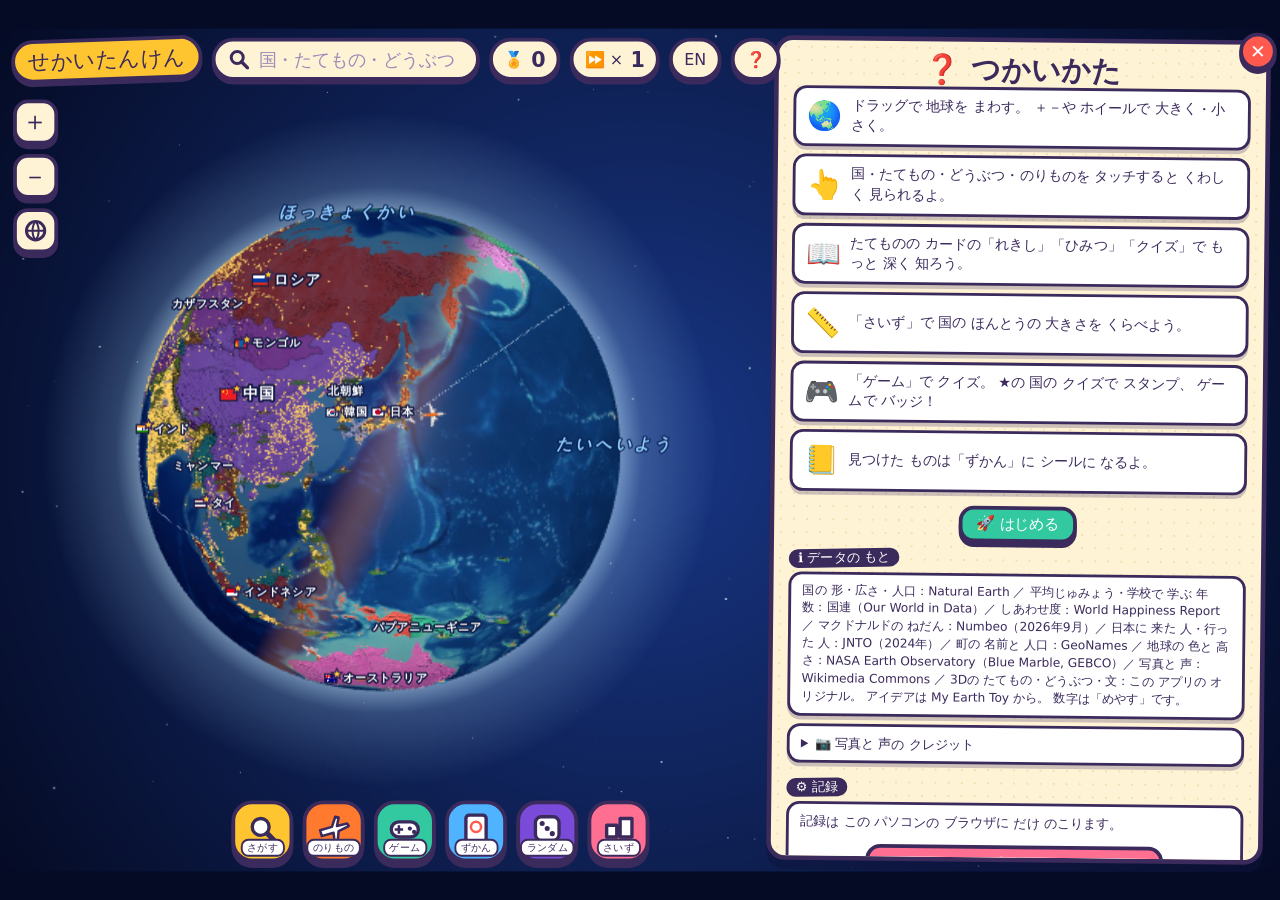
<file: tanken/index.html>
<!DOCTYPE html>
<html lang="ja"><head><base href="../"><meta charset="utf-8">
<meta name="viewport" content="width=device-width,initial-scale=1">
<title>せかいたんけん</title>
<link rel="icon" href="favicon.svg">
<style>
:root{--ink:#3b2a5c;--paper:#fff3d6;--sun:#ffc531;--pink:#ff6f91;--mint:#33c9a0;--red:#ff5a4d;
--font:"RocknRoll One","Hiragino Maru Gothic ProN","M PLUS Rounded 1c","Yu Gothic UI","Meiryo",system-ui,sans-serif}
*{box-sizing:border-box;-webkit-tap-highlight-color:transparent}
html,body{margin:0;height:100%;background:#050b25;overflow:hidden;font-family:var(--font);color:var(--ink);user-select:none;touch-action:none}
#wrap{position:fixed;inset:0;overflow:hidden}
#stage{width:1366px;height:598px;position:absolute;left:50%;top:50%;transform:translate(-50%,-50%);transform-origin:center;overflow:hidden;background:#050b25}
canvas{position:absolute;left:0;top:0;width:1366px;height:100%}
ruby rt{font-size:.5em;font-weight:normal}
.setsu{font-style:normal;font-size:.7em;background:#ffd9a0;border:2px solid var(--ink);border-radius:8px;padding:0 4px;margin-left:4px;white-space:nowrap}
#hud{position:absolute;left:12px;top:10px;display:flex;gap:10px;align-items:center;z-index:5}
.pill{background:var(--paper);border:4px solid var(--ink);border-radius:999px;padding:3px 14px;font-size:20px;box-shadow:0 4px 0 var(--ink);display:flex;gap:8px;align-items:center;height:46px;white-space:nowrap}
.pill b{font-size:22px}
.title{background:var(--sun);transform:rotate(-2deg);font-size:23px}
#sbox{position:relative}
#q{border:0;outline:0;background:transparent;font:inherit;font-size:19px;width:220px;color:var(--ink);user-select:text}
#q::placeholder{color:#9a8bb8}
#sug{position:absolute;left:0;top:54px;width:330px;background:var(--paper);border:4px solid var(--ink);border-radius:20px;box-shadow:0 6px 0 var(--ink);overflow:hidden;display:none}
.sg{display:flex;align-items:center;gap:10px;padding:6px 12px;font-size:18px;cursor:pointer;border-bottom:2px dashed #e0cf9f}
.sg:last-child{border-bottom:0}.sg.on,.sg:hover{background:#ffe08a}
.sg img{width:32px;height:24px;border:2px solid var(--ink);object-fit:cover}
.sg small{margin-left:auto;font-size:13px;opacity:.65}
#zoom{position:absolute;left:14px;top:76px;display:flex;flex-direction:column;gap:10px;z-index:5}
.zb{width:48px;height:48px;border-radius:16px;border:4px solid var(--ink);background:var(--paper);box-shadow:0 5px 0 var(--ink);font-size:28px;line-height:1;cursor:pointer;color:var(--ink);font-family:inherit;display:grid;place-items:center;padding:0}
.zb:active{transform:translateY(4px);box-shadow:0 1px 0 var(--ink)}
#dock{position:absolute;left:470px;bottom:10px;transform:translateX(-50%);display:flex;gap:10px;z-index:5}
.toy{width:66px;height:66px;border-radius:22px;border:4px solid var(--ink);box-shadow:0 6px 0 var(--ink);display:grid;place-items:center;cursor:pointer;position:relative;transition:transform .12s}
.toy:hover{transform:translateY(-6px) rotate(-4deg)}
.toy:active{transform:translateY(4px);box-shadow:0 2px 0 var(--ink)}
.toy svg{width:36px;height:36px;margin-top:-6px}
.toy span{position:absolute;bottom:2px;font-size:11px;white-space:nowrap;color:var(--ink);background:#fff;border-radius:8px;padding:0 5px;border:2px solid var(--ink)}
#tip{position:absolute;left:0;top:0;z-index:7;background:#fff;border:3px solid var(--ink);border-radius:14px;padding:2px 12px;font-size:17px;opacity:0;pointer-events:none;white-space:nowrap;transform:translate(-50%,-130%)}
#toast{position:absolute;left:50%;top:66px;transform:translateX(-50%);z-index:8;background:#fff;border:4px solid var(--ink);border-radius:18px;padding:6px 16px;font-size:17px;box-shadow:0 4px 0 var(--ink);opacity:0;transition:opacity .25s;pointer-events:none;max-width:700px;text-align:center}
#board{position:absolute;right:14px;top:10px;bottom:10px;width:530px;z-index:4;transform:translateX(640px) rotate(6deg);transition:transform .5s cubic-bezier(.2,1.4,.4,1)}
#board.on{transform:translateX(0) rotate(.6deg)}
.card{position:absolute;inset:0;background:var(--paper);border:5px solid var(--ink);border-radius:20px;box-shadow:0 10px 0 rgba(15,20,60,.55);background-image:radial-gradient(#f2dfae 1.2px,transparent 1.4px);background-size:14px 14px;overflow:hidden}
#page{position:absolute;left:0;right:0;top:0;bottom:64px;padding:12px 16px 0;overflow-y:auto;overflow-x:hidden;touch-action:pan-y}
#page::-webkit-scrollbar{width:8px}#page::-webkit-scrollbar-thumb{background:#c9b27a;border-radius:8px}
#tabs{position:absolute;left:0;right:0;bottom:0;height:62px;display:flex;gap:6px;padding:6px 10px;background:#f4e2b0;border-top:4px solid var(--ink);align-items:center}
.tb{flex:1;height:44px;border:3px solid var(--ink);border-radius:14px;color:#fff;font-family:inherit;font-size:14px;cursor:pointer;box-shadow:0 4px 0 var(--ink);padding:0;line-height:1.1}
.tb.on{transform:translateY(3px);box-shadow:0 1px 0 var(--ink);outline:3px solid #fff;outline-offset:-6px}
.tb:active{transform:translateY(3px);box-shadow:0 1px 0 var(--ink)}
.tape{position:absolute;width:86px;height:26px;background:rgba(255,197,49,.75);border:2px dashed rgba(59,42,92,.35);z-index:3}
.head{display:flex;align-items:center;gap:12px;margin-top:4px}
.fl{width:84px;height:63px;border:4px solid var(--ink);box-shadow:0 4px 0 rgba(59,42,92,.35);transform:rotate(-4deg);flex:none;background:#fff;object-fit:cover}
.stampcode{position:absolute;right:136px;top:6px;width:54px;height:54px;border-radius:50%;border:4px solid var(--red);color:var(--red);display:grid;place-items:center;font-size:18px;transform:rotate(-12deg);background:rgba(255,255,255,.85);z-index:2}
.stampcode.pop{animation:pop .7s cubic-bezier(.2,2.2,.4,1)}
@keyframes pop{0%{transform:scale(3) rotate(40deg);opacity:0}100%{transform:scale(1) rotate(-12deg);opacity:1}}
.head h1{margin:0;font-size:34px;line-height:1.05}
.head small{display:block;font-size:14px;opacity:.7}
.say{margin-left:auto;background:var(--pink);color:#fff;border:4px solid var(--ink);border-radius:20px;box-shadow:0 5px 0 var(--ink);padding:6px 12px;font-size:19px;cursor:pointer;line-height:1.1;text-align:center}
.say:active{transform:translateY(4px);box-shadow:0 1px 0 var(--ink)}
.say small{color:#fff;opacity:.9}
.chips{display:flex;gap:8px;margin-top:12px}
.chip{flex:1;background:#fff;border:3px solid var(--ink);border-radius:12px;padding:3px 8px;font-size:13px;line-height:1.25;text-align:center}
.chip b{display:block;font-size:17px}
.row{display:flex;gap:12px;margin-top:10px;justify-content:center}
.pol{width:148px;background:#fff;border:3px solid var(--ink);padding:6px 6px 8px;box-shadow:0 6px 0 rgba(59,42,92,.3);cursor:pointer;transition:transform .2s}
.pol:nth-child(1){transform:rotate(-4deg)}.pol:nth-child(2){transform:rotate(3deg) translateY(6px)}.pol:nth-child(3){transform:rotate(-2deg)}
.pol:hover{transform:rotate(0) scale(1.08) translateY(-6px);z-index:5}
.pol img{width:100%;height:98px;object-fit:cover;display:block;border:2px solid var(--ink)}
.pol div{font-size:13px;text-align:center;margin-top:5px;line-height:1.2;min-height:30px}
.pol i{display:block;font-style:normal;font-size:11px;opacity:.6}
.notes{margin-top:20px;display:flex;flex-direction:column;gap:8px}
.note{background:#fff9a8;border:3px solid var(--ink);padding:6px 10px 6px 36px;font-size:15px;line-height:1.35;position:relative;border-radius:6px 16px 6px 6px;box-shadow:0 4px 0 rgba(59,42,92,.25)}
.note:nth-child(2n){transform:rotate(-.8deg);background:#c7f3df}
.note:before{content:"?!";position:absolute;left:6px;top:6px;width:24px;height:24px;border-radius:50%;background:var(--red);color:#fff;font-size:12px;display:grid;place-items:center;border:2px solid var(--ink)}
.holes{margin:14px 0 10px}
.holes h3{margin:0 0 4px;font-size:15px;opacity:.75}
.holes>div{display:flex;gap:10px}
.hole{flex:1;border:4px solid var(--ink);border-radius:18px;padding:6px 30px 7px 9px;color:#fff;cursor:pointer;box-shadow:0 5px 0 var(--ink);font-size:16px;line-height:1.15;position:relative;overflow:hidden;text-align:left;min-height:56px}
.hole small{display:block;font-size:11px;opacity:.9;white-space:nowrap}
.hole:hover{transform:translateY(-4px)}.hole:active{transform:translateY(3px);box-shadow:0 1px 0 var(--ink)}
.hole:after{content:"";position:absolute;right:-12px;top:-12px;width:46px;height:46px;border-radius:50%;background:rgba(0,0,0,.25);box-shadow:0 0 0 8px rgba(0,0,0,.12)}
#x{position:absolute;right:-6px;top:-8px;width:40px;height:40px;border-radius:50%;background:var(--red);color:#fff;border:4px solid var(--ink);z-index:6;font-size:20px;cursor:pointer;display:grid;place-items:center;box-shadow:0 4px 0 var(--ink)}
/* inner pages */
.ph{display:flex;align-items:center;gap:10px;margin:2px 0 10px}
.ph .fl{width:56px;height:42px;border-width:3px}
.ph h2{margin:0;font-size:24px}.ph small{opacity:.7;font-size:13px;display:block}
.lab{display:inline-block;background:var(--ink);color:#fff;border-radius:10px;padding:1px 10px;font-size:14px;margin:8px 0 5px;transform:rotate(-1.5deg)}
.box{background:#fff;border:3px solid var(--ink);border-radius:14px;padding:8px 12px;font-size:15px;line-height:1.45;box-shadow:0 4px 0 rgba(59,42,92,.25);margin-bottom:8px}
.tl{position:relative;margin-left:8px;padding-left:18px;border-left:5px dotted #c9a24a}
.ev{position:relative;margin:0 0 12px}
.ev:before{content:"";position:absolute;left:-30px;top:6px;width:18px;height:18px;border-radius:50%;background:var(--red);border:4px solid var(--ink)}
.yr{display:inline-block;background:var(--sun);border:3px solid var(--ink);border-radius:10px;padding:0 8px;font-size:14px;transform:rotate(-2deg);margin-bottom:3px}
.ev p{margin:0;background:#fff;border:3px solid var(--ink);border-radius:12px;padding:6px 10px;font-size:15px;line-height:1.4;box-shadow:0 4px 0 rgba(59,42,92,.2)}
.jpt{background:#ffe1e6;border:3px dashed var(--red);border-radius:14px;padding:8px 12px;font-size:15px;margin-top:6px}
.sayrow{display:flex;gap:10px}
.sayb{flex:1;background:var(--pink);color:#fff;border:4px solid var(--ink);border-radius:18px;box-shadow:0 5px 0 var(--ink);padding:6px;font-size:18px;text-align:center;cursor:pointer;line-height:1.15}
.sayb small{display:block;font-size:12px;opacity:.9}
.sayb:active{transform:translateY(4px);box-shadow:0 1px 0 var(--ink)}
.bar{margin:6px 0 10px}.bar .t{font-size:14px;display:flex;justify-content:space-between}
.bar .tr{height:16px;border:3px solid var(--ink);border-radius:10px;background:#fff;margin-top:2px;position:relative;overflow:hidden}
.bar .f{position:absolute;left:0;top:0;bottom:0}
.big{font-size:19px;line-height:1.4;margin:4px 0}
.tiles{display:grid;grid-template-columns:1fr 1fr;gap:8px}
.tile{background:#fff;border:3px solid var(--ink);border-radius:12px;padding:6px 8px;font-size:13px;line-height:1.3}
.tile b{display:block;font-size:19px}
.opt{display:block;width:100%;text-align:left;background:#fff;border:4px solid var(--ink);border-radius:16px;box-shadow:0 5px 0 var(--ink);padding:8px 12px;font:inherit;font-size:17px;margin:8px 0;cursor:pointer;color:var(--ink)}
.opt.right{background:#b9f0cf}.opt.wrong{background:#ffc1c1}
.opt:active{transform:translateY(4px);box-shadow:0 1px 0 var(--ink)}
.btn{display:inline-block;background:var(--mint);color:#fff;border:4px solid var(--ink);border-radius:16px;box-shadow:0 5px 0 var(--ink);padding:5px 14px;font:inherit;font-size:16px;cursor:pointer;text-decoration:none;margin-top:6px}
.btn:active{transform:translateY(4px);box-shadow:0 1px 0 var(--ink)}
.ctr{text-align:center}.mut{font-size:13px;opacity:.7}
#conf{pointer-events:none;z-index:9}
#bg{z-index:0}#cv{z-index:1}#ov{z-index:2;pointer-events:none}
#hud .pill.btnp{cursor:pointer;font-size:17px;padding:3px 12px}
#hud .pill.btnp:active{transform:translateY(3px);box-shadow:0 1px 0 var(--ink)}
#tip{z-index:3}
.thumb{width:200px;height:200px;display:block;margin:-4px auto -10px;animation:bob 3s ease-in-out infinite;filter:drop-shadow(0 6px 0 rgba(59,42,92,.25))}
@keyframes bob{0%,100%{transform:translateY(0) rotate(-2deg)}50%{transform:translateY(-7px) rotate(2deg)}}
.emo{font-size:104px;text-align:center;line-height:1.25;animation:bob 3s ease-in-out infinite;font-family:"Noto Color Emoji","Apple Color Emoji","Segoe UI Emoji",sans-serif}
.cname{text-align:center}.cname h1{margin:0;font-size:31px;line-height:1.15}.cname small{font-size:15px;opacity:.7;display:block}
.stk{display:inline-block;background:var(--sun);border:3px solid var(--ink);border-radius:12px;padding:1px 10px;font-size:14px;transform:rotate(-3deg);margin:4px 0}
.stk.new{animation:pop .6s cubic-bezier(.2,2.2,.4,1);background:var(--pink);color:#fff}
.cchip{display:inline-flex;align-items:center;gap:6px;background:#fff;border:3px solid var(--ink);border-radius:12px;padding:2px 10px;font-size:15px;cursor:pointer;box-shadow:0 3px 0 var(--ink)}
.cchip img{width:28px;height:21px;border:2px solid var(--ink);object-fit:cover}
.btns{display:flex;gap:8px;justify-content:center;flex-wrap:wrap;margin-top:8px}
.btn.pk{background:var(--pink)}.btn.pu{background:#7a4bd8}.btn.or{background:#ff7a2f}.btn.bl{background:#2b7de0}
.grid{display:grid;grid-template-columns:repeat(5,1fr);gap:8px;margin-top:6px}
.cell{background:#fff;border:3px solid var(--ink);border-radius:14px;height:92px;display:flex;flex-direction:column;align-items:center;justify-content:center;cursor:pointer;box-shadow:0 4px 0 rgba(59,42,92,.3);font-size:11px;line-height:1.15;text-align:center;padding:2px;overflow:hidden}
.cell img{width:58px;height:58px}.cell .e{font-size:40px;line-height:1.2;font-family:"Noto Color Emoji","Apple Color Emoji",sans-serif}
.cell.no{background:#e9e2cc;box-shadow:none;border-style:dashed}.cell.no img{filter:brightness(0) opacity(.25)}.cell.no .e{filter:grayscale(1) brightness(0) opacity(.25)}
.cell:active{transform:translateY(3px)}
.vlist{display:flex;flex-direction:column;gap:8px}
.vt{display:flex;align-items:center;gap:10px;background:#fff;border:3px solid var(--ink);border-radius:16px;padding:4px 10px;cursor:pointer;box-shadow:0 4px 0 var(--ink)}
.vt:active{transform:translateY(3px);box-shadow:0 1px 0 var(--ink)}
.vt img{width:56px;height:56px}.vt b{font-size:16px;display:block}.vt small{font-size:12px;opacity:.7}.vt .ok{margin-left:auto;font-size:22px}
.prog{height:22px;border:4px solid var(--ink);border-radius:12px;background:#fff;position:relative;overflow:hidden;margin:6px 0}
.prog i{position:absolute;left:0;top:0;bottom:0;background:linear-gradient(90deg,#33c9a0,#7ee0c4);width:0}
.ends{display:flex;justify-content:space-between;font-size:14px;gap:10px}.ends span:last-child{text-align:right}
.spd{display:flex;gap:6px;justify-content:center;margin:6px 0}
.spd button{font:inherit;font-size:15px;border:3px solid var(--ink);border-radius:12px;background:#fff;padding:2px 12px;cursor:pointer;color:var(--ink)}
.spd button.on{background:var(--sun)}
.gbtn{display:flex;align-items:center;gap:14px;width:100%;background:#fff;border:4px solid var(--ink);border-radius:20px;box-shadow:0 6px 0 var(--ink);padding:10px 16px;font:inherit;color:var(--ink);cursor:pointer;margin:10px 0;text-align:left}
.gbtn:active{transform:translateY(4px);box-shadow:0 2px 0 var(--ink)}
.gbtn .gi{font-size:44px;width:64px;height:64px;border-radius:18px;display:grid;place-items:center;border:3px solid var(--ink);flex:none}
.gbtn b{font-size:21px;display:block}.gbtn small{font-size:13px;opacity:.75}
.qhead{padding-right:40px;display:flex;justify-content:space-between;align-items:center;font-size:16px}
.qt{text-align:center;margin:6px 0}.qt .big{font-size:24px}
.qflag{display:block;margin:8px auto;width:240px;height:160px;object-fit:contain;border:4px solid var(--ink);background:#fff;box-shadow:0 6px 0 rgba(59,42,92,.3)}
.hint{background:#fff;border:3px dashed var(--ink);border-radius:14px;padding:6px 12px;font-size:17px;text-align:center;margin-top:8px}
.arrow{display:inline-block;font-size:30px;line-height:1;vertical-align:middle;transition:transform .3s}
.tabs2{display:flex;gap:6px;margin-bottom:6px}.tabs2 button{flex:1;font:inherit;font-size:14px;border:3px solid var(--ink);border-radius:12px;padding:4px;cursor:pointer;color:#fff;box-shadow:0 3px 0 var(--ink)}
.tabs2 button.on{transform:translateY(2px);box-shadow:0 1px 0 var(--ink);outline:3px solid #fff;outline-offset:-6px}
.sg .em{width:32px;text-align:center;font-size:22px;font-family:"Noto Color Emoji",sans-serif}
.sg img.th{border:0;width:32px;height:32px}
#ridebar{position:absolute;left:16px;right:16px;bottom:14px;display:none;gap:10px;align-items:center;z-index:6}
#ridebar.on{display:flex}
#ridebar .rn{font-size:27px;color:#ffd54a;text-shadow:0 2px 0 #1a1f45,2px 0 0 #1a1f45,-2px 0 0 #1a1f45,0 -2px 0 #1a1f45,2px 2px 0 #1a1f45;white-space:nowrap;max-width:430px;overflow:hidden;text-overflow:ellipsis}
#ridebar button{font:inherit;font-size:16px;color:#fff;background:#1f2550;border:2px solid #3a4280;border-radius:999px;padding:7px 16px;cursor:pointer;box-shadow:0 3px 0 rgba(0,0,0,.35);white-space:nowrap}
#ridebar button:active{transform:translateY(2px)}
#ridebar .hint{font-size:13px;color:#e6e9ff;background:rgba(20,26,70,.6);border-radius:999px;padding:7px 14px;white-space:nowrap}
#ridebar .rp{width:150px;height:12px;background:rgba(20,26,70,.6);border-radius:8px;overflow:hidden;border:2px solid #3a4280}
#ridebar .rp i{display:block;height:100%;width:0;background:linear-gradient(90deg,#33c9a0,#ffd54a)}
#ridebar .km{font-size:13px;color:#fff;text-shadow:0 1px 2px #000;white-space:nowrap}
body.riding #dock,body.riding #hud .pill.title{display:none}
#load{position:fixed;inset:0;z-index:50;background:radial-gradient(circle at 50% 45%,#17337d,#050b25 70%);display:flex;flex-direction:column;align-items:center;justify-content:center;gap:18px;transition:opacity .5s}
#load.done{opacity:0;pointer-events:none}
#load .lt{background:var(--sun);border:4px solid var(--ink);border-radius:18px;box-shadow:0 5px 0 var(--ink);padding:4px 22px;font-size:26px;transform:rotate(-2deg)}
#load .lg{width:86px;height:86px;border-radius:50%;background:radial-gradient(circle at 35% 30%,#7fd0ff,#2a6bd6 60%,#173f8f);box-shadow:inset -10px -8px 0 rgba(0,0,0,.18),0 0 30px rgba(120,190,255,.5);animation:spin 3s linear infinite;position:relative;overflow:hidden}
#load .lg:before,#load .lg:after{content:"";position:absolute;background:#5ec26a;border-radius:40% 60% 50% 45%}
#load .lg:before{width:34px;height:26px;left:14px;top:18px}#load .lg:after{width:24px;height:30px;left:46px;top:44px}
@keyframes spin{0%{transform:rotate(0)}100%{transform:rotate(360deg)}}
#load .lb{width:min(420px,70vw);height:22px;border:4px solid var(--ink);border-radius:14px;background:#fff3d6;overflow:hidden;box-shadow:0 4px 0 var(--ink)}
#load .lb i{display:block;height:100%;width:3%;background:linear-gradient(90deg,#33c9a0,#ffd54a);transition:width .3s}
#load .lm{color:#fff;font-size:16px;text-shadow:0 1px 2px #000}
/* ported from the first app: true-size pictures, games, country list, badges, deep dives */
.tsbox{background:#fff;border:3px solid var(--ink);border-radius:14px;padding:8px;margin:8px 0;box-shadow:0 4px 0 rgba(59,42,92,.25)}
.truesize{display:block;margin:0 auto;width:100%;max-width:220px;height:auto;background:#bfe6ff;border:3px solid var(--ink);border-radius:14px}
.truesize .ts-country{stroke:#1A5BB8;stroke-width:1.5}.truesize .ts-japan{fill-opacity:.8;stroke:#8E1E25;stroke-width:1.5}.truesize .tiny-ring{fill:none;stroke:#ffc531;stroke-width:3;stroke-dasharray:4 3}
.tsk{display:flex;gap:14px;justify-content:center;font-size:13px;margin:4px 0}.tsk i{display:inline-block;width:14px;height:14px;border:2px solid var(--ink);border-radius:4px;vertical-align:-2px;margin-right:4px}
.jp-icons{display:flex;flex-wrap:wrap;gap:2px;justify-content:center;margin-top:4px}.jp-icon{width:24px;height:24px}.jp-icon path{fill:#E2434B}.jp-icons .more{font-weight:bold;color:#E2434B}
.demos{display:grid;grid-template-columns:1fr 1fr;gap:6px}.demos .btn{margin:0;font-size:14px;padding:5px 8px;text-align:left}
.ctabs{flex-wrap:wrap}.ctabs button{flex:1 1 30%;font-size:13px}
.cgrid{display:grid;grid-template-columns:repeat(3,1fr);gap:6px;margin-top:4px}
.ct{position:relative;display:flex;align-items:center;gap:6px;background:#fff;border:3px solid var(--ink);border-radius:12px;padding:4px 6px;font-size:13px;line-height:1.1;cursor:pointer;box-shadow:0 3px 0 rgba(59,42,92,.3);min-height:40px}
.ct:active{transform:translateY(2px)}.ct img{width:34px;height:25px;border:2px solid var(--ink);object-fit:cover;flex:none}
.ct i{position:absolute;right:-6px;top:-8px;font-style:normal;font-size:12px;width:20px;height:20px;border-radius:50%;display:grid;place-items:center;border:2px solid var(--ink)}
.ct i.st{background:var(--sun)}.ct i.ok{background:var(--mint);color:#fff;right:16px}
.gvis{text-align:center;margin:4px 0}.gvis .truesize{max-width:200px}.gname{font-size:18px;margin-top:4px}
.vsf{display:flex;align-items:center;justify-content:center;gap:16px;font-size:26px;margin:10px 0}.vsf img{width:120px;height:84px;object-fit:cover;border:4px solid var(--ink);box-shadow:0 5px 0 rgba(59,42,92,.3)}
.hbig{font-size:38px;text-align:center;margin-top:10px}
.bdg{display:grid;grid-template-columns:repeat(3,1fr);gap:6px}
.bd{background:#e9e2cc;border:3px dashed var(--ink);border-radius:14px;padding:6px;text-align:center;font-size:12px;line-height:1.2}
.bd span{display:block;font-size:30px;font-family:"Noto Color Emoji",sans-serif}.bd b{display:block;font-size:13px}.bd small{opacity:.7}
.bd.ok{background:#fff6c4;border-style:solid;box-shadow:0 3px 0 rgba(59,42,92,.3)}
.cell{position:relative}.cell .gold{position:absolute;right:2px;top:0;font-style:normal;font-size:16px}
.rlbox{margin-top:6px}.rlhead{display:flex;align-items:center;gap:8px;font-size:18px}.rltag{color:#fff;border:3px solid var(--ink);border-radius:10px;padding:0 8px;font-size:15px;font-weight:bold}
.rlbar{display:flex;gap:3px;margin:6px 0 0}.rlbar span{flex:1;height:16px;border:2px solid var(--ink);border-radius:6px;color:#fff;font-size:10px;line-height:12px;text-align:center}
.rlends{display:flex;justify-content:space-between;font-size:11px;opacity:.7;margin-bottom:4px}
.cell .rldot{position:absolute;left:2px;top:2px;font-style:normal;font-size:9px;color:#fff;border:2px solid var(--ink);border-radius:6px;padding:0 3px}
#helpp{font-size:20px;padding:3px 12px}
#turn{display:none}
@media (orientation:portrait) and (pointer:coarse){#turn{display:flex;position:fixed;left:0;right:0;top:12px;justify-content:center;z-index:40;pointer-events:none}#turn span{background:#fff;border:3px solid var(--ink);border-radius:14px;padding:4px 14px;font-size:16px;box-shadow:0 3px 0 var(--ink)}}
</style><script>function LP(f){var b=document.getElementById('lbi');if(b)b.style.width=Math.round(f*100)+'%'}</script></head><body>
<div id="load"><div class="lt">せかいたんけん</div><div class="lg"></div><div class="lb"><i id="lbi"></i></div><div class="lm">ちきゅうを じゅんびしているよ…</div></div>
<div id="turn"><span>📱 よこむきにすると 大きく見えるよ</span></div>
<div id="wrap"><div id="stage">
 <canvas id="bg"></canvas><canvas id="cv"></canvas><canvas id="ov"></canvas>
 <div id="hud"><div class="pill title">せかいたんけん</div>
  <div id="sbox"><div class="pill"><svg width="22" height="22" viewBox="0 0 24 24"><circle cx="10" cy="10" r="7" fill="none" stroke="#3b2a5c" stroke-width="3.5"/><path d="M15 15l7 7" stroke="#3b2a5c" stroke-width="4" stroke-linecap="round"/></svg><input id="q" autocomplete="off"></div><div id="sug"></div></div>
  <div class="pill btnp" id="cntp">🏅 <b id="cnt">0</b></div>
  <div class="pill btnp" id="spdp">⏩ ×<b id="spd">1</b></div>
  <div class="pill btnp" id="langp">EN</div></div>
 <div id="zoom"><button class="zb" id="zi">＋</button><button class="zb" id="zo">－</button><button class="zb" id="zh"><svg width="26" height="26" viewBox="0 0 24 24"><circle cx="12" cy="12" r="9" fill="none" stroke="#3b2a5c" stroke-width="3"/><path d="M3 12h18M12 3c4 4 4 14 0 18M12 3c-4 4-4 14 0 18" fill="none" stroke="#3b2a5c" stroke-width="2"/></svg></button></div>
 <div id="tip"></div><div id="toast"></div>
 <div id="dock"></div>
 <div id="ridebar"><span class="rn" id="rn"></span><div class="rp"><i id="rpi"></i></div><span class="km" id="rkm"></span><button id="rfp"></button><button id="rspd"></button><button id="rx"></button><span class="hint" id="rhint"></span></div>
 <div id="board"><div id="x">✕</div><div class="card"><div id="page"></div><div id="tabs"></div></div></div>
 <canvas id="conf" width="1366" height="598"></canvas>
</div></div>
<script src="vendor/d3.min.js"></script><script>LP(0.08)</script><script src="vendor/topojson-client.min.js"></script><script>LP(0.08)</script><script src="vendor/three.min.js"></script><script>LP(0.27)</script>
<script src="data/world.js"></script><script>LP(0.38)</script><script src="data/countries.js"></script><script>LP(0.40)</script><script src="data/fun.js"></script><script>LP(0.40)</script><script src="data/media.js"></script><script>LP(0.42)</script><script src="data/atlas.js"></script><script>LP(0.43)</script><script src="data/toy.js"></script><script>LP(0.48)</script><script src="data/cities.js"></script><script>LP(0.48)</script><script src="data/cityinfo.js"></script><script>LP(0.49)</script><script src="data/lights.js"></script><script>LP(0.53)</script><script src="data/elev.js"></script><script>LP(0.63)</script><script src="data/landtype.js"></script><script>LP(0.67)</script>
<script src="js/util.js"></script><script src="js/maps.js"></script><script src="data/deep.js"></script><script>LP(0.67)</script>
<script src="tanken/models.js"></script><script>LP(0.68)</script><script src="tanken/detailed.js"></script><script>LP(0.68)</script><script src="tanken/lm1.js"></script><script>LP(0.69)</script><script src="tanken/lm2.js"></script><script>LP(0.69)</script><script src="tanken/lm3.js"></script><script>LP(0.70)</script><script src="tanken/lm4.js"></script><script>LP(0.71)</script><script src="tanken/lm5.js"></script><script>LP(0.71)</script><script src="tanken/lm6.js"></script><script>LP(0.72)</script><script src="tanken/lm7.js"></script><script>LP(0.72)</script><script src="tanken/lm8.js"></script><script>LP(0.73)</script><script src="tanken/lm9.js"></script><script>LP(0.73)</script><script src="tanken/lm10.js"></script><script>LP(0.74)</script><script src="tanken/lm11.js"></script><script>LP(0.74)</script><script src="tanken/lm12.js"></script><script>LP(0.74)</script><script src="tanken/lm13.js"></script><script>LP(0.75)</script><script src="tanken/lm14.js"></script><script>LP(0.75)</script><script src="tanken/lm15.js"></script><script>LP(0.76)</script><script src="tanken/lm16.js"></script><script>LP(0.76)</script><script src="tanken/lm17.js"></script><script>LP(0.76)</script><script src="tanken/lm18.js"></script><script>LP(0.77)</script><script src="tanken/lm19.js"></script><script>LP(0.77)</script><script src="tanken/lm20.js"></script><script>LP(0.78)</script><script src="tanken/lm21.js"></script><script>LP(0.78)</script><script src="tanken/lm22.js"></script><script>LP(0.79)</script><script src="tanken/lm23.js"></script><script>LP(0.79)</script><script src="tanken/lm24.js"></script><script>LP(0.79)</script><script src="tanken/lm25.js"></script><script>LP(0.80)</script><script src="tanken/lm26.js"></script><script>LP(0.80)</script><script src="tanken/lm27.js"></script><script>LP(0.81)</script><script src="tanken/lm28.js"></script><script>LP(0.81)</script><script src="tanken/lm29.js"></script><script>LP(0.82)</script><script src="tanken/lm30.js"></script><script>LP(0.82)</script><script src="tanken/lm31.js"></script><script>LP(0.83)</script><script src="tanken/lm32.js"></script><script>LP(0.83)</script><script src="tanken/lm33.js"></script><script>LP(0.83)</script><script src="tanken/lm34.js"></script><script>LP(0.84)</script><script src="tanken/lm35.js"></script><script>LP(0.84)</script><script src="tanken/lm36.js"></script><script>LP(0.85)</script><script src="tanken/lm37.js"></script><script>LP(0.85)</script><script src="tanken/lm38.js"></script><script>LP(0.86)</script><script src="tanken/lm39.js"></script><script>LP(0.86)</script><script src="tanken/lm40.js"></script><script>LP(0.86)</script><script src="tanken/lm41.js"></script><script>LP(0.86)</script><script src="tanken/lm42.js"></script><script>LP(0.86)</script><script src="tanken/lm43.js"></script><script>LP(0.86)</script><script src="tanken/lm44.js"></script><script>LP(0.86)</script><script src="tanken/lm45.js"></script><script>LP(0.86)</script><script src="tanken/lm46.js"></script><script>LP(0.86)</script><script src="tanken/animals.js"></script><script>LP(0.86)</script><script src="tanken/animals2.js"></script><script>LP(0.87)</script><script src="tanken/animals3.js"></script><script>LP(0.87)</script><script src="tanken/animals4.js"></script><script>LP(0.87)</script><script src="tanken/vehicles.js"></script><script>LP(0.88)</script><script src="tanken/world.js"></script><script>LP(0.89)</script><script src="tanken/globe.js"></script><script>LP(0.91)</script><script src="tanken/ui.js"></script><script src="tanken/more.js"></script><script>LP(0.93)</script>
<script>LP(1);requestAnimationFrame(function(){requestAnimationFrame(function(){var l=document.getElementById('load');l.className='done';setTimeout(function(){l.remove()},600)})})</script>
</body></html>
</file>
